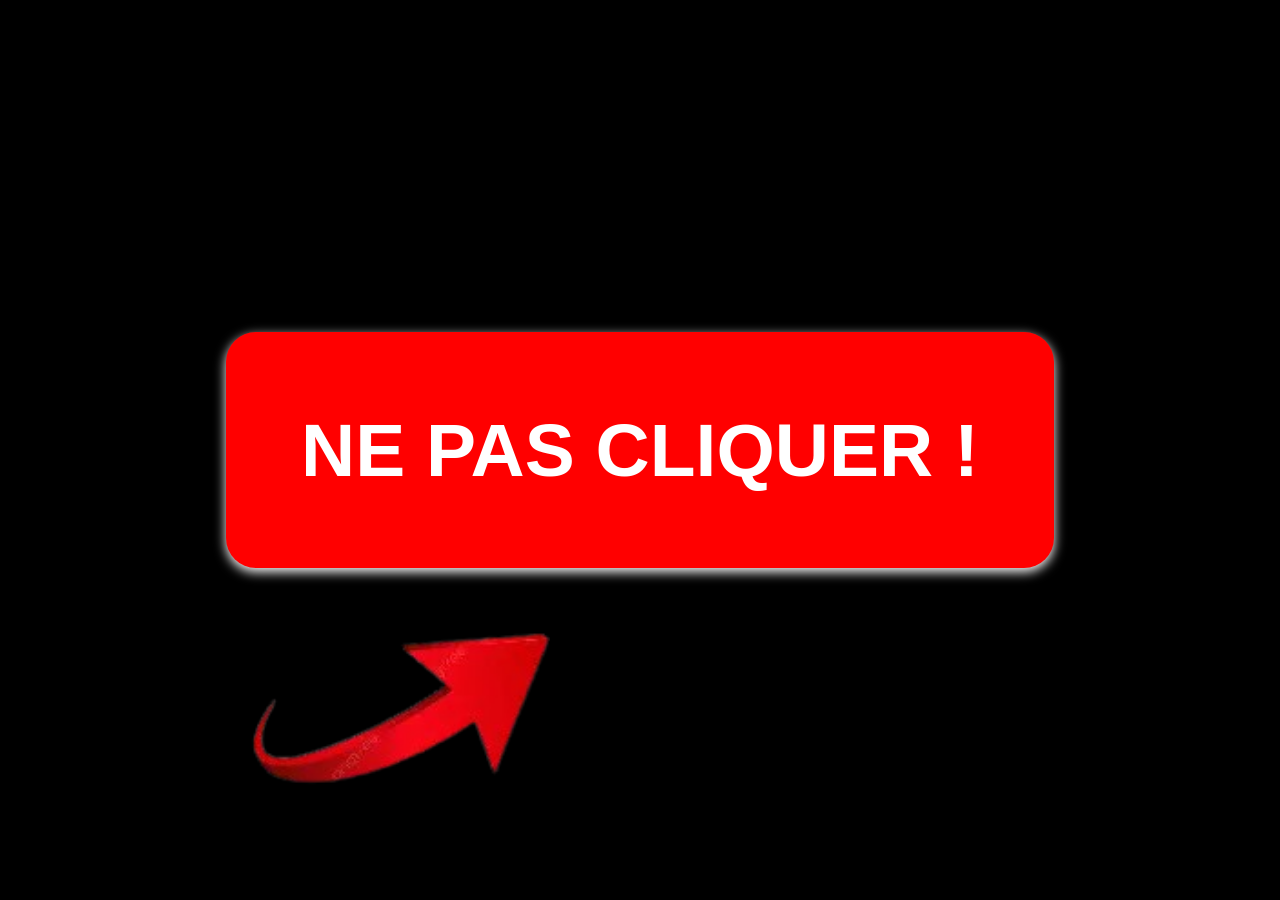
<file: Site-1-re-ann-e-demonstration-Pr-sentation_finale/index.html>
<!DOCTYPE html>
<html lang="en">
<head>
    <meta charset="UTF-8">
    <meta name="viewport" content="width=device-width, initial-scale=1.0">

    <title>Jumpscare</title>
    <link rel="stylesheet" href="jumpscare.css">
</head>
<body>


    <div id="start">
        <h1>NE PAS CLIQUER !</h1><br>
        <img src="image/fleche.png">
        <img src="image/fleche2.png" class="flechedeux">
    </div>

    <video id="jumpscare" src="Vidéos/vido.mp4"></video>

    <script src="jumpscare.js"></script>


    <title>Jumpscare surprise</title>
    <link rel="stylesheet" href="jumpscare.css">
    <link rel="icon" type="image/png" href="image/petitlogo.png">
</head>
<script src="jumpscare.js"></script>
</body>
</html>
</file>
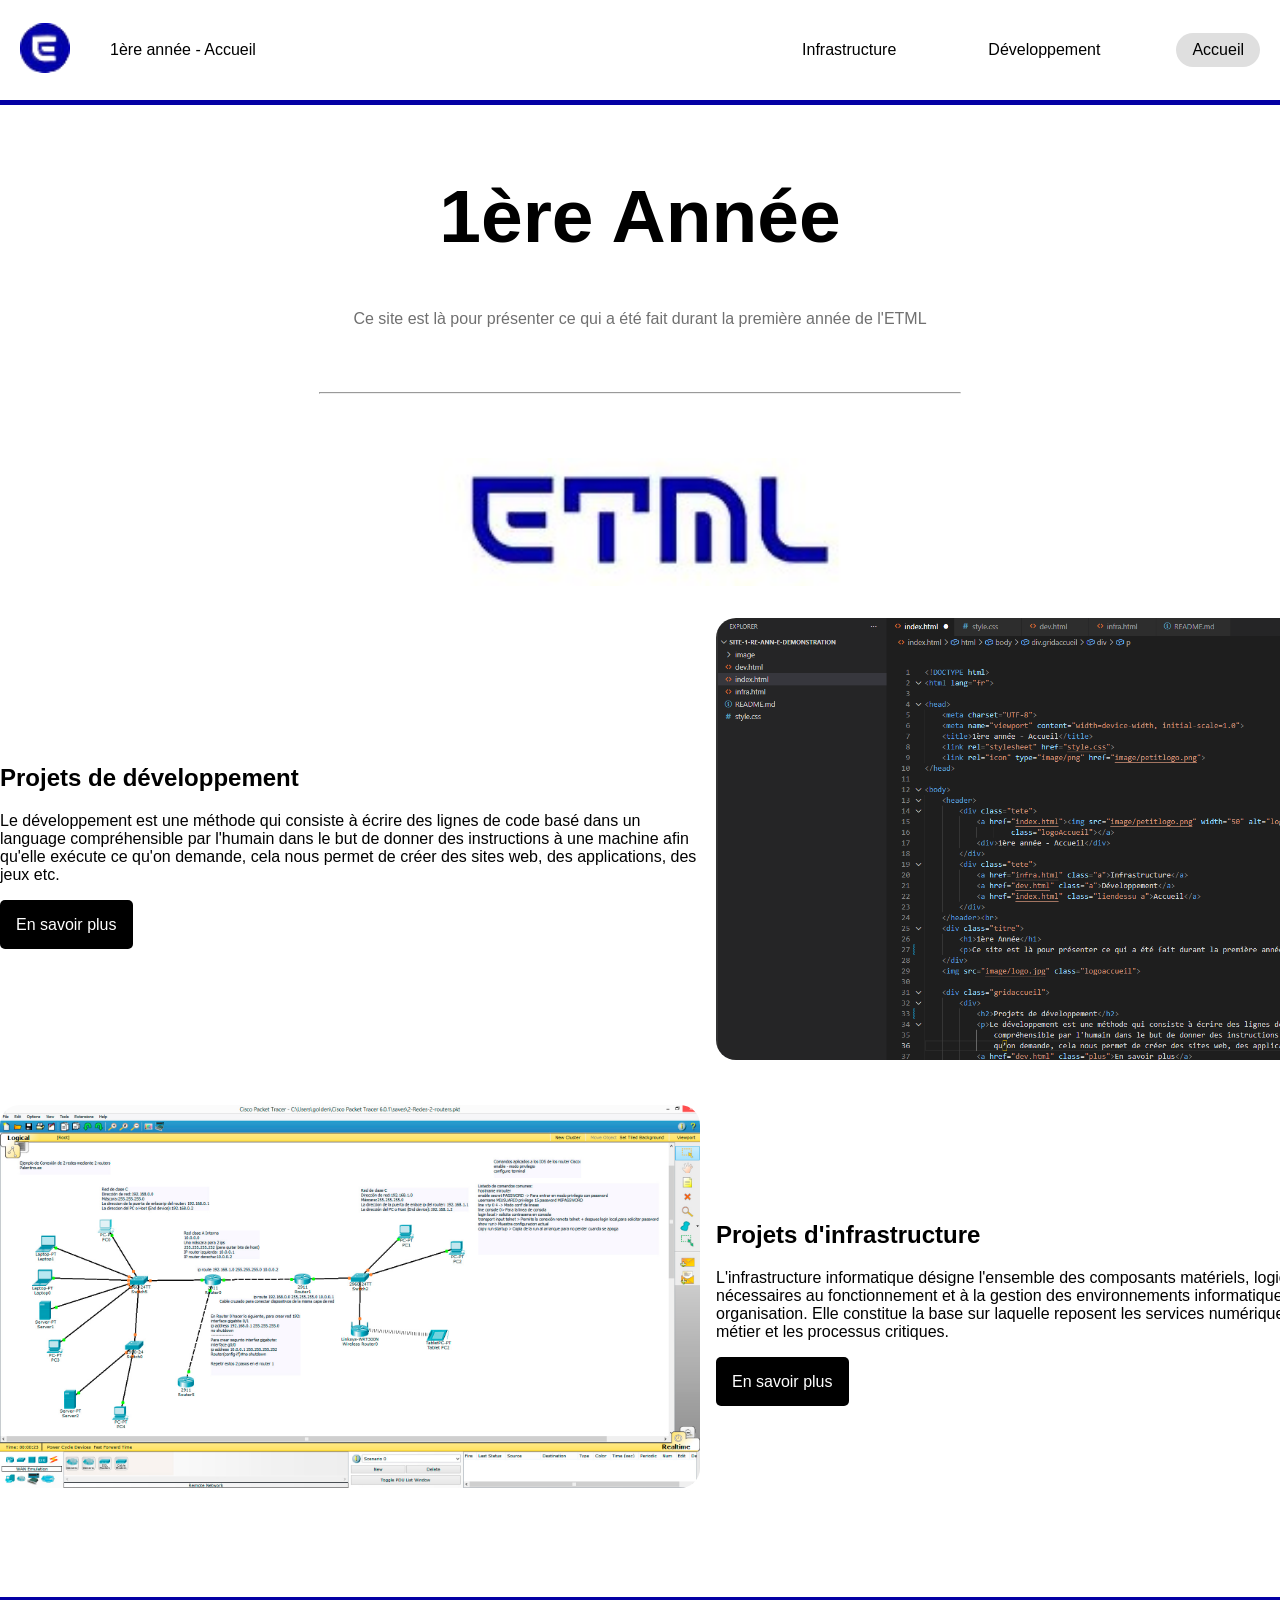
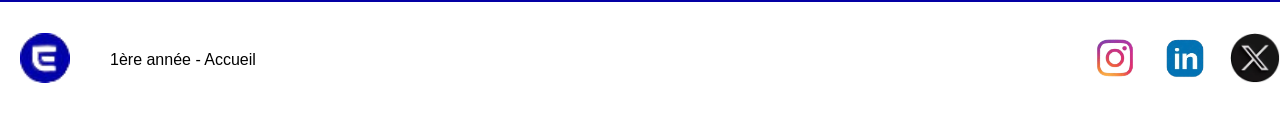
<file: Site-1-re-ann-e-demonstration-Pr-sentation_finale/accueil.html>
<!DOCTYPE html>
<html lang="fr">

<head>
    <meta charset="UTF-8">
    <meta name="viewport" content="width=device-width, initial-scale=1.0">
    <title>1ère année - Accueil</title>
    <link rel="stylesheet" href="style.css">
    <link rel="icon" type="image/png" href="image/petitlogo.png">
</head>

<body>
    <header>
        <div class="tete">
            <a href="accueil.html"><img src="image/petitlogo.png" width="50" alt="logo" title="logo"
                    class="logoAccueil"></a>
            <div>1ère année - Accueil</div>
        </div>
        <div class="tete">
            <a href="infra.html" class="a">Infrastructure</a>
            <a href="dev.html" class="a">Développement</a>
            <a href="accueil.html" class="liendessu a">Accueil</a>
        </div>
    </header><br>
    <div class="titre">
        <h1>1ère Année</h1>
        <p>Ce site est là pour présenter ce qui a été fait durant la première année de l'ETML</p>
    </div>
    <hr class="petit">
    <img src="image/logo.jpg" class="logoaccueil">

    <div class="gridaccueil">
        <div>
            <h2>Projets de développement</h2>
            <p>Le développement est une méthode qui consiste à écrire des lignes de code basé dans un language
                compréhensible par l'humain dans le but de donner des instructions à une machine afin qu'elle exécute ce
                qu'on demande, cela nous permet de créer des sites web, des applications, des jeux etc.</p>
            <a href="dev.html" class="plus">En savoir plus</a>
        </div>
        <img src="image/imagecode.png" class="droite">
        <img src="image/cisco.png" class="gauche">
        <div>
            <h2>Projets d'infrastructure</h2>
            <p>L'infrastructure informatique désigne l'ensemble des composants matériels, logiciels et
                réseaux nécessaires au fonctionnement et à la gestion des environnements informatiques d'une
                organisation. Elle constitue la base sur laquelle reposent les services numériques, les applications
                métier et les processus critiques.</p>
            <a href="infra.html" class="plus">En savoir plus</a>
        </div>
    </div>
    <footer>
        <div class="fin">
            <a href="accueil.html"><img src="image/petitlogo.png" width="50" alt="logo" title="logo"
                    class="logoAccueil"></a>
            <div>1ère année - Accueil</div>
        </div>
        <div class="fin">
            <a href="https://www.instagram.com/etmlausanne/" target="_blank"><img src="image/insta.png"
                    class="logo"></a>
            <a href="https://www.linkedin.com/school/etml-lausanne/" target="_blank"><img src="image/linkedin.png"
                    class="logo"></a>
            <a href="https://x.com/etml_lausanne" target="_blank"><img src="image/twitter.webp" class="logo"></a>
        </div>
    </footer><br>
<script src="inactivite.js"></script>
</body>

</html>
</file>
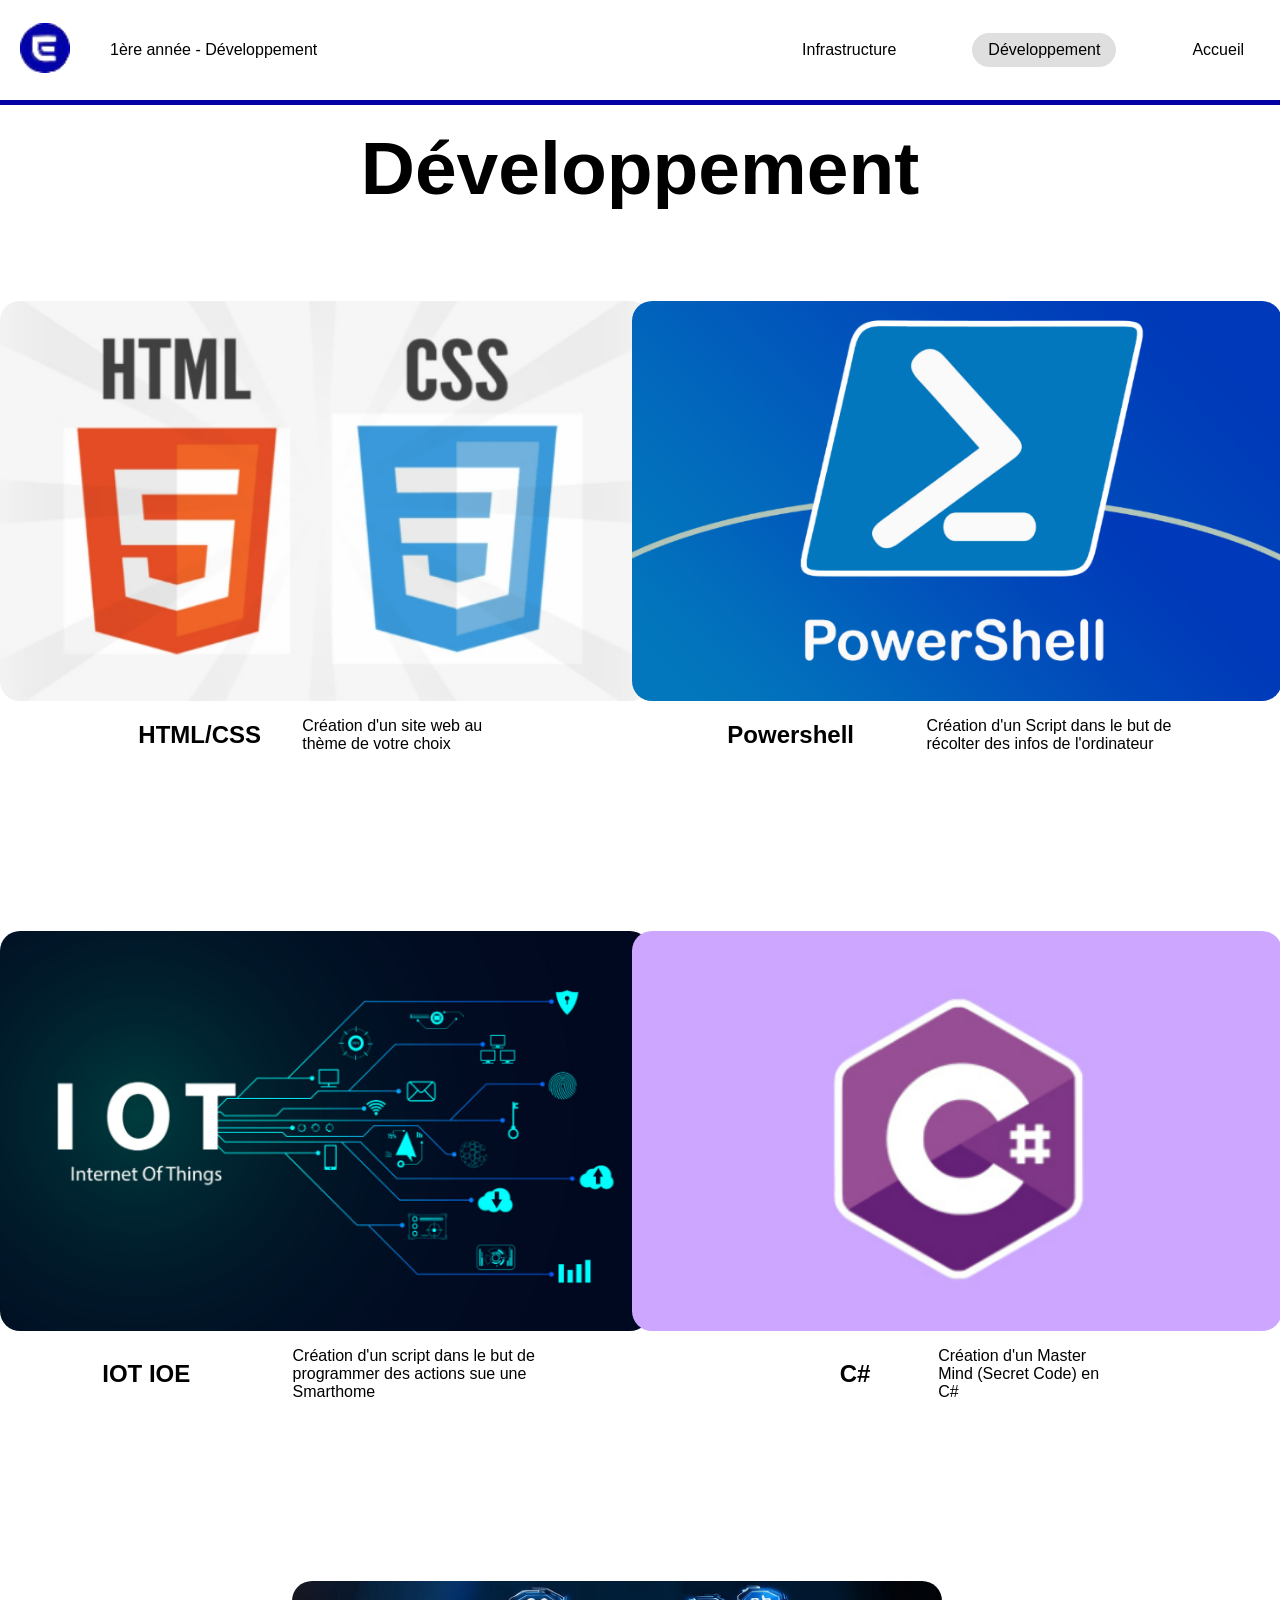
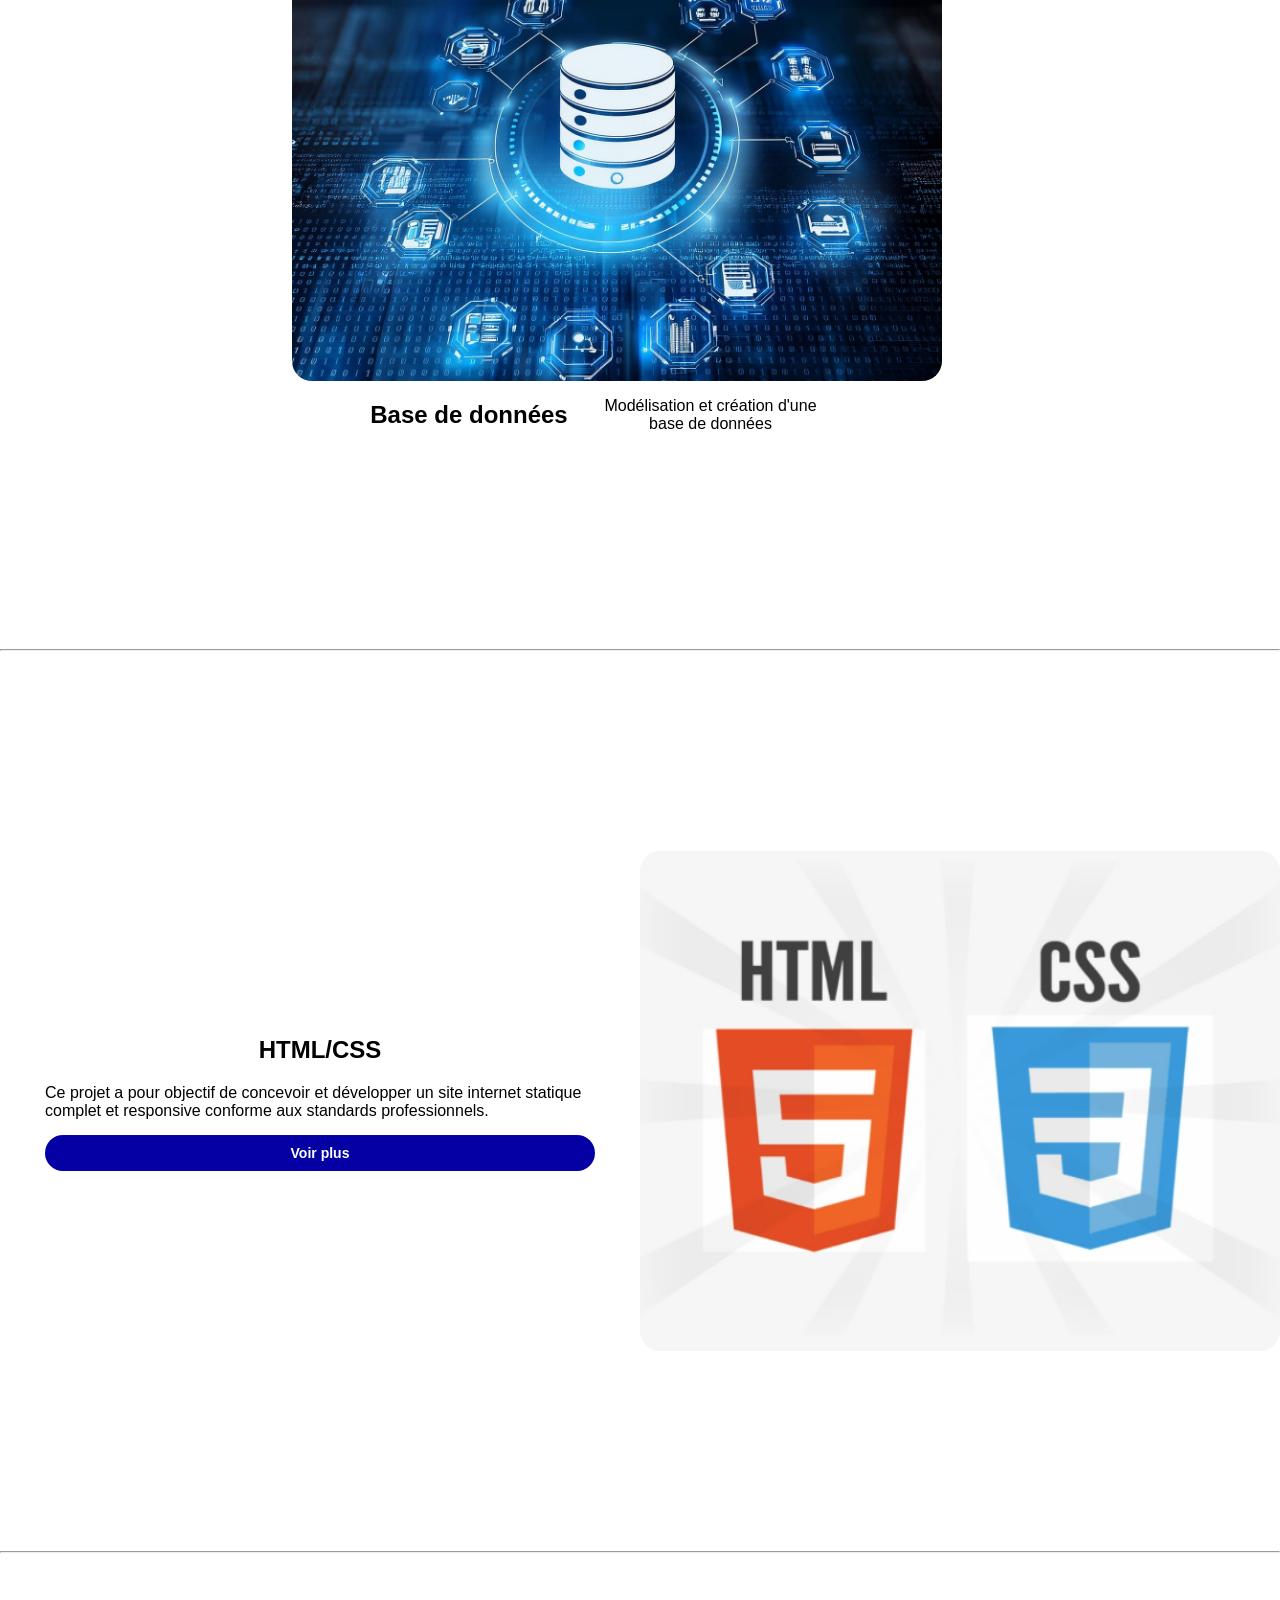
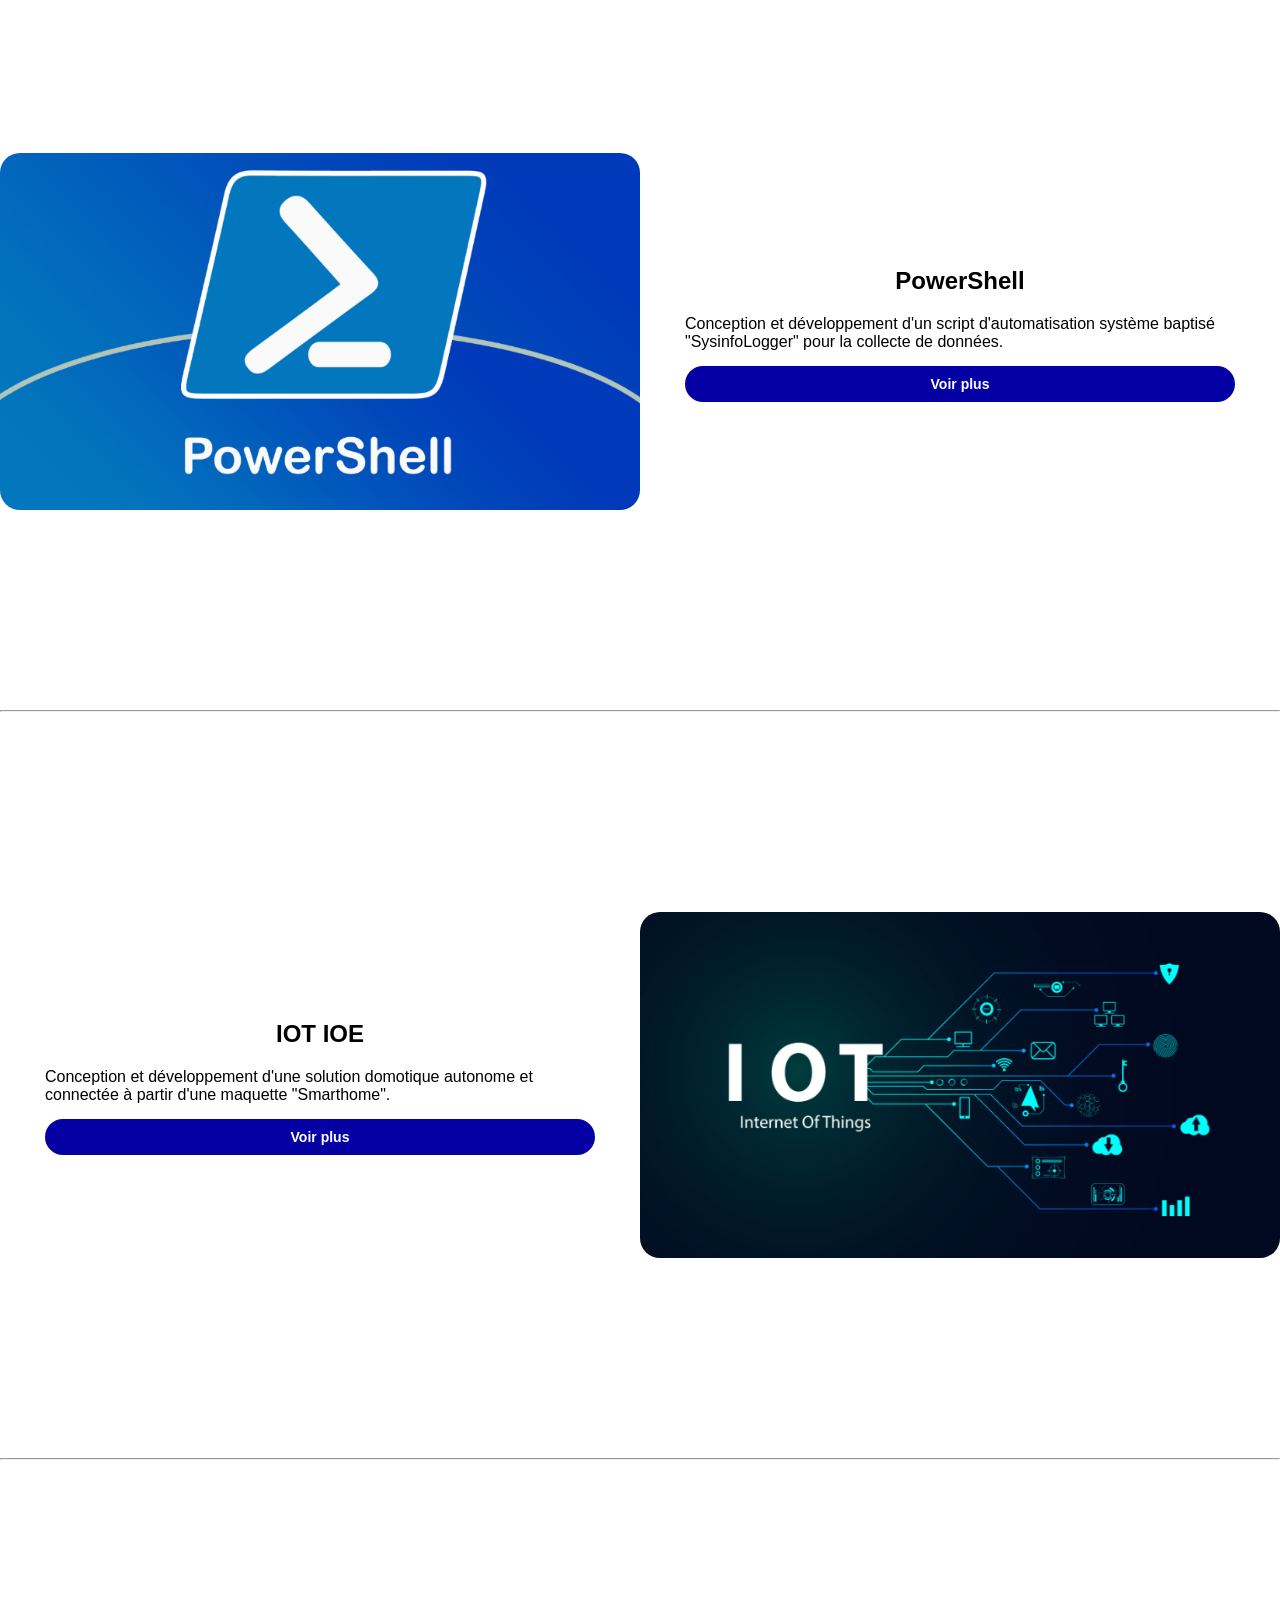
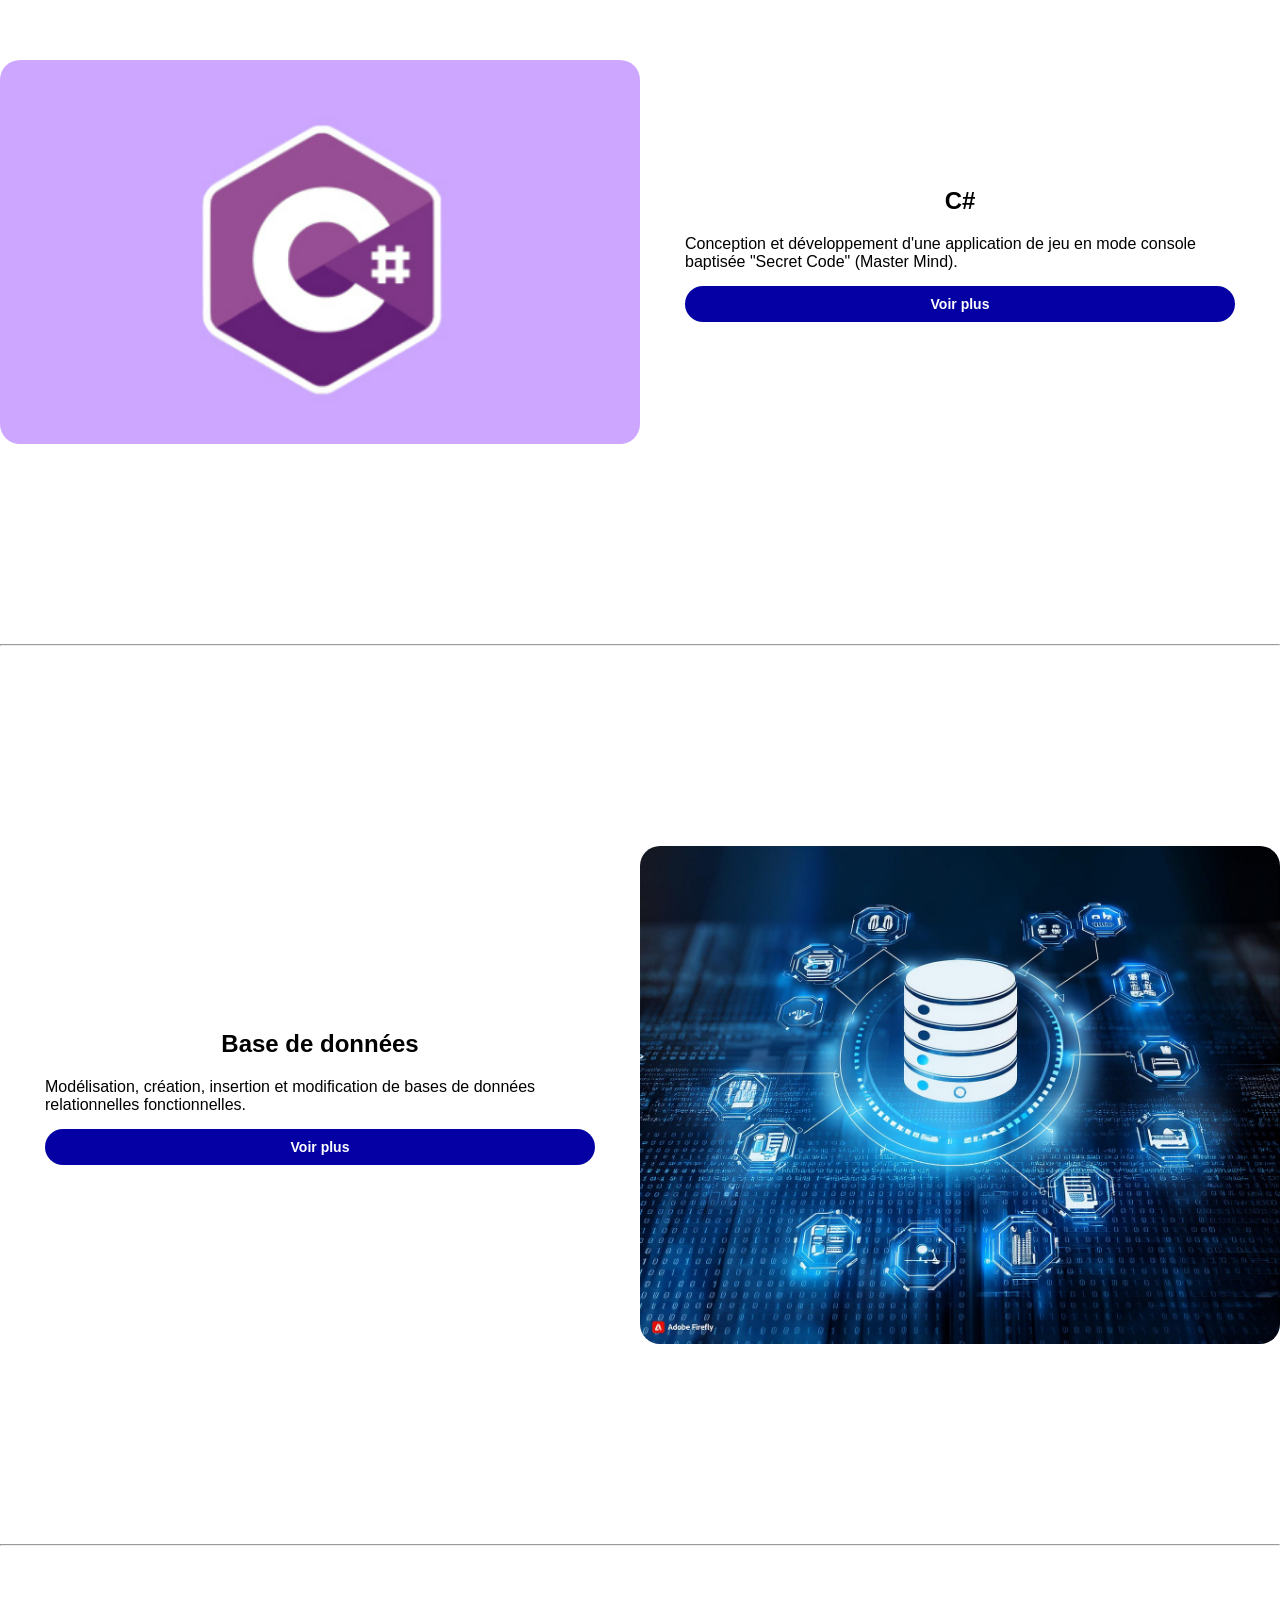
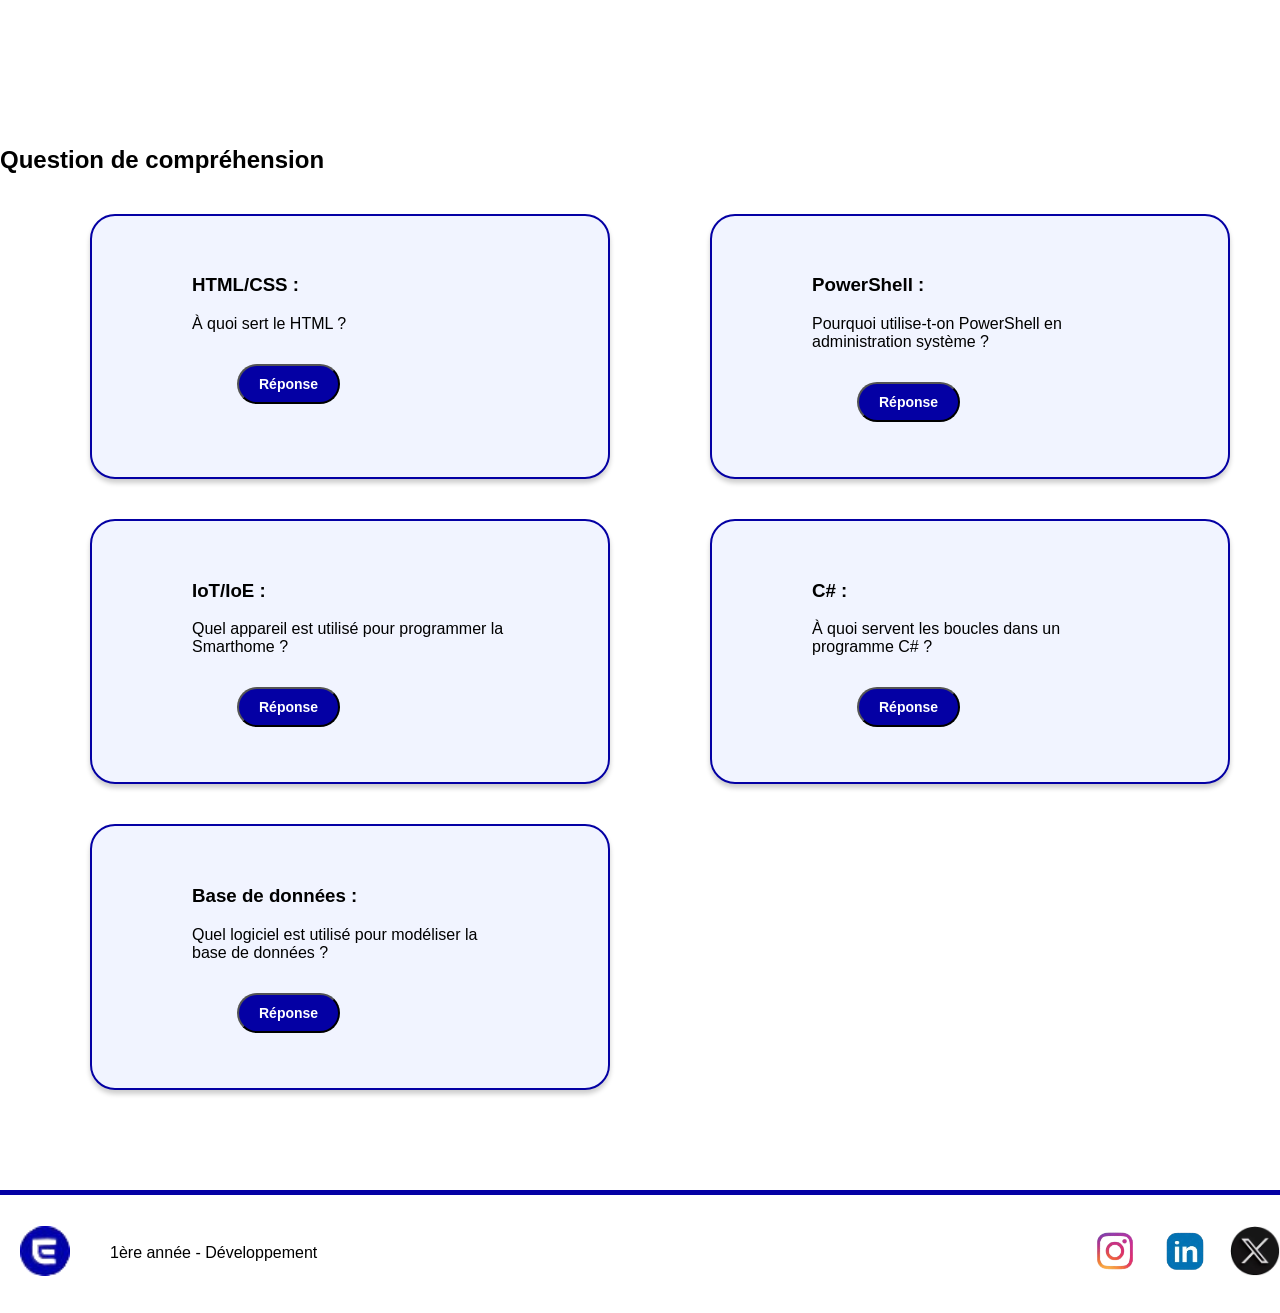
<file: Site-1-re-ann-e-demonstration-Pr-sentation_finale/dev.html>
<!DOCTYPE html>
<html lang="fr">

<head>
    <meta charset="UTF-8">
    <meta name="viewport" content="width=device-width, initial-scale=1.0">
    <title>1ère année - Développement</title>
    <link rel="stylesheet" href="style.css">
    <link rel="icon" type="image/png" href="image/petitlogo.png">
</head>

<body>
    <header>
        <div class="tete">
            <a href="accueil.html"><img src="image/petitlogo.png" width="50" alt="logo" title="logo"
                    class="logoAccueil"></a>
            <div>1ère année - Développement</div>
        </div>
        <div class="tete">
            <a href="infra.html" class="a">Infrastructure</a>
            <a href="dev.html" class="liendessu a">Développement</a>
            <a href="accueil.html" class="a">Accueil</a>
        </div>
    </header>

    <section>
        <h1 class="title">Développement</h1>
        <article class="container">
            <a href="#HTML" class="no_decoration">
                <div class="grid-item">
                    <img src="image/HTML-CSS.png" alt="Image de présentation" class="sp2">
                    <div class="text">
                        <h2>HTML/CSS</h2>
                        <p>Création d'un site web au thème de votre choix</p>
                    </div>
                </div>
            </a>
            <a href="#PowerShell" class="no_decoration">
                <div class="grid-item">
                    <img src="image/PowerShell.png" alt="Image de présentation" class="sp2">
                    <div class="text">
                        <h2>Powershell</h2>
                        <p>Création d'un Script dans le but de récolter des infos de l'ordinateur</p>
                    </div>
                </div>
            </a>
            <a href="#IOT" class="no_decoration">
                <div class="grid-item">
                    <img src="image/IOT.png" alt="Image de présentation" class="sp2">
                    <div class="text">
                        <h2>IOT IOE</h2>
                        <p>Création d'un script dans le but de programmer des actions sue une Smarthome</p>
                    </div>
                </div>
            </a>
            <a href="#C_Sharp" class="no_decoration">
                <div class="grid-item">
                    <img src="image/C_sharp.png" alt="Image de présentation" class="sp2">
                    <div class="text">
                        <h2 class="center">C#</h2>
                        <p>Création d'un Master Mind (Secret Code) en C#</p>
                    </div>
                </div>
            </a>

            <a href="#Database" class="no_decoration grid-item_center">
                <div class="grid-item">
                    <img src="image/DataBase.jpg" alt="Image de présentation" class="sp2">
                    <div class="text">
                        <h2 class="center">Base de données</h2>
                        <p>Modélisation et création d'une base de données</p>
                    </div>
                </div>
            </a>
        </article>

        <hr class="big_margin" id="HTML">
        <article class="container2">
            <div class="grid-item-2">
                <div class="text">
                    <h2 class="center">HTML/CSS</h2>
                    <p class="resume">Ce projet a pour objectif de concevoir et développer un site internet statique
                        complet et responsive conforme aux standards professionnels.</p>

                    <input type="checkbox" id="toggle-html" class="toggle-checkbox">
                    <label for="toggle-html" class="btn-toggle"></label>

                    <div class="texte-complet">
                        <p>L'objectif est de comprendre les mécanismes fondamentaux du design d'interface, de la
                            structuration de contenu et de la mise en page responsive, afin de pouvoir réaliser un site
                            web moderne, ergonomique et conforme aux standards professionnels du marché.</p>
                        <br>
                        <p>Au cours du projet, nous préparons d'abord la phase de conception en réalisant des maquettes
                            et des wireframes à l'aide d'outils comme Figma ou Canvas. Nous développons ensuite
                            l'architecture des pages en utilisant le langage HTML5 pour le contenu, puis nous gérons
                            l'aspect visuel et l'interactivité graphique grâce aux feuilles de style CSS3. Nous veillons
                            à ce que l'interface soit entièrement adaptative (responsive) afin de garantir une
                            navigation fluide tant sur ordinateur que sur smartphone. Enfin, nous assurons la qualité
                            technique du code en vérifiant sa conformité aux normes du W3C et en appliquant les règles
                            de qualité web d'Opquast, avant de déployer le site final sur l'infrastructure
                            d'hébergement.</p>
                        <br>
                        <p>Une attention particulière est portée à la rigueur du code source, au suivi des versions via
                            GitHub, ainsi qu'à la documentation à travers la tenue d'un journal de travail individuel.
                            Ce projet permet ainsi de développer une vision complète et structurée de la création de
                            sites web professionnels, de la phase de prototypage jusqu'à la mise en ligne.</p>
                    </div>
                </div>
                <img src="image/HTML-CSS.png" alt="Image présentation HTML/CSS" class="droite">
            </div>
        </article>

        <hr class="big_margin" id="PowerShell">
        <article class="container2">
            <div class="grid-item-2">
                <img src="image/PowerShell.png" alt="Image présentation HTML/CSS" class="gauche">
                <div class="text">
                    <h2 class="center">PowerShell</h2>
                    <p class="resume">Conception et développement d'un script d'automatisation système baptisé
                        "SysinfoLogger" pour la collecte de données.</p>

                    <input type="checkbox" id="toggle-power" class="toggle-checkbox">
                    <label for="toggle-power" class="btn-toggle"></label>

                    <div class="texte-complet">
                        <p>L'objectif est de comprendre les mécanismes fondamentaux de la programmation de scripts et de
                            la collecte de données système, afin de pouvoir automatiser des tâches de surveillance et
                            d'administration dans un environnement informatique professionnel.</p>
                        <br>
                        <p>Au cours du projet, nous préparons d'abord la phase d'analyse sur la base d'un cahier des
                            charges pour planifier le développement sur plusieurs semaines. Nous développons ensuite le
                            script par étapes logiques en intégrant des structures de contrôle, des variables et des
                            fonctions pour interroger le système et extraire des informations clés (comme l'utilisation
                            des ressources ou l'état de la machine). Nous veillent à ce que le script structure
                            correctement ces données dans un fichier de journalisation (log) exploitable. Enfin, nous
                            assurons la qualité et la robustesse du code à travers une phase de fiabilisation et de
                            remédiation, avant de livrer l'outil fonctionnel et de réaliser une démonstration technique
                            devant la classe.</p>
                        <br>
                        <p>Une attention particulière est portée au travail en équipe (par groupes de deux), au respect
                            des échéances de livraison, ainsi qu'à la documentation rigoureuse des scripts et à
                            l'auto-évaluation de sa démarche. Ce projet permet ainsi de développer une vision complète
                            et structurée de l'automatisation système, de la phase de planification jusqu'à la mise en
                            production et la présentation des résultats.</p>
                    </div>
                </div>
            </div>
        </article>

        <hr class="big_margin" id="IOT">
        <article class="container2">
            <div class="grid-item-2">
                <div class="text">
                    <h2 class="center">IOT IOE</h2>
                    <p class="resume">Conception et développement d'une solution domotique autonome et connectée à
                        partir d'une maquette "Smarthome".</p>

                    <input type="checkbox" id="toggle-iot" class="toggle-checkbox">
                    <label for="toggle-iot" class="btn-toggle"></label>

                    <div class="texte-complet">
                        <p>L'objectif est de comprendre le fonctionnement des capteurs et des actionneurs, ainsi que les
                            principes de la programmation sur microcontrôleur Arduino, afin de pouvoir conceptualiser et
                            matérialiser des scénarios d'automatisation intelligents.</p>
                        <br>
                        <p>Au cours du projet, nous préparons d'abord la phase d'analyse en imaginant un scénario
                            domotique complet qui intègre au moins trois situations distinctes de la vie quotidienne
                            (comme le déclenchement d'une ventilation selon la température ou la gestion de
                            l'éclairage). Nous développons ensuite la solution technique en câblant différents modules
                            (capteurs de mouvement, cellules photoélectriques, afficheurs LCD, servomoteurs) et en
                            écrivant le code nécessaire pour traiter les données de l'environnement. Nous veillent à ce
                            que le système réagisse de manière totalement autonome et fiable. Enfin, nous assurons la
                            qualité de la réalisation en effectuant une série de tests rigoureux et en consignant les
                            mesures correctives dans un tableau de validation.</p>
                        <br>
                        <p>Une attention particulière est portée à la rédaction d'un rapport technique clair et
                            structuré, à la planification rigoureuse des livrables, ainsi qu'à la formulation d'un bilan
                            personnel sur le travail accompli. Ce projet permet ainsi de développer une vision complète
                            et concrète de la domotique et de l'ingénierie des systèmes embarqués, de la définition des
                            besoins jusqu'à la démonstration d'un prototype fonctionnel.</p>
                    </div>
                </div>
                <img src="image/IOT.png" alt="Image présentation HTML/CSS" class="droite">
            </div>
        </article>

        <hr class="big_margin" id="C_Sharp">
        <article class="container2">
            <div class="grid-item-2">
                <img src="image/C_sharp.png" alt="Image présentation HTML/CSS" class="gauche">
                <div class="text">
                    <h2 class="center">C#</h2>
                    <p class="resume">Conception et développement d'une application de jeu en mode console baptisée
                        "Secret Code" (Master Mind).</p>

                    <input type="checkbox" id="toggle-csharp" class="toggle-checkbox">
                    <label for="toggle-csharp" class="btn-toggle"></label>

                    <div class="texte-complet">
                        <p>L'objectif est de comprendre les mécanismes fondamentaux de la logique algorithmique, du
                            typage de données et de la structuration du code, afin de pouvoir réaliser un programme
                            robuste, sans bogues et conforme aux bonnes pratiques de développement.</p>
                        <br>
                        <p>Au cours du projet, nous préparons d'abord la phase d'analyse sur la base d'une planification
                            rigoureuse découpée en huit séquences distinctes. Nous développons ensuite le jeu par étapes
                            logiques en utilisant le langage C#, en intégrant des structures conditionnelles, des
                            boucles itératives, des tableaux pour stocker les tentatives, ainsi que des méthodes et
                            constantes pour rendre le code propre et réutilisable. Nous veillent à ce que le programme
                            gère dynamiquement la mémoire, colore l'interface pour guider l'utilisateur, et traite
                            efficacement les erreurs de saisie à travers différents niveaux de difficulté. Enfin, nous
                            assurons la qualité et l'optimisation de l'application à chaque étape en corrigeant les
                            bogues identifiés lors des évaluations formatives menées par l'enseignant.</p>
                        <br>
                        <p>Une attention particulière est portée à la lisibilité du code source (comme l'absence
                            d'accents dans les variables et le bon usage des structures de contrôle), ainsi qu'à la
                            capacité d'expliquer et de défendre ses choix d'implémentation. Ce projet permet ainsi de
                            développer une vision complète et structurée de la programmation logicielle, de la gestion
                            des structures de données de base jusqu'à la livraison d'un exécutable fonctionnel et
                            optimisé.</p>
                    </div>
                </div>
            </div>
        </article>

        <hr class="big_margin" id="Database">
        <article class="container2">
            <div class="grid-item-2">
                <div class="text">
                    <h2 class="center">Base de données</h2>
                    <p class="resume">Modélisation, création, insertion et modification de bases de données
                        relationnelles fonctionnelles.</p>
                    <input type="checkbox" id="toggle-db" class="toggle-checkbox">
                    <label for="toggle-db" class="btn-toggle"></label>

                    <div class="texte-complet">
                        <p>L'Objectif est de comprendre les principes fondamentaux des bases de données et de savoir
                            s'en occuper.</p>
                        <br>
                        <p>Au cours du projet, nous suivons une suite d'exercices commençant par modéliser les bases de
                            données grâce au logiciel Looping, puis en la créant réellement et pour finir par y rajouter
                            des données et les vérifier grâce aux commandes select et modifier les données erronées.
                            Pour à la fin pouvoir avoir une base de données fonctionnelle.</p>
                        <br>
                        <p>Une attention particulière est mise sur la cohérence des données et de la structure de la
                            base de donnée pour ne pas avoir besoin de la changer.</p>
                    </div>
                </div>
                <img src="image/DataBase.jpg" alt="Image présentation Base de données" class="droite">
            </div>
        </article>

    </section>
    <section>
        <hr class="big_margin">
        <h2>Question de compréhension</h2>
        <ol>
            <div class="questions">
            <li class="question">
                <h3>HTML/CSS :</h3>
                <p>À quoi sert le HTML ?</p>
                <button class="rep">Réponse</button>
                <p class="reponse">À structurer une page web.</p>
            </li>
            <li class="question">
                <h3>PowerShell :</h3>
                <p>Pourquoi utilise-t-on PowerShell en administration système ?</p>
                <button class="rep">Réponse</button>
                <p class="reponse">Pour automatiser des tâches.</p>
            </li>
            <li class="question">
                <h3>IoT/IoE :</h3>
                <p>Quel appareil est utilisé pour programmer la Smarthome ?</p>
                <button class="rep">Réponse</button>
                <p class="reponse">Un Arduino.</p>
            </li>
            <li class="question">
                <h3>C# :</h3>
                <p>À quoi servent les boucles dans un programme C# ?</p>
                <button class="rep">Réponse</button>
                <p class="reponse">À répéter des instructions.</p>
            </li>
            <li class="question">
                <h3>Base de données :</h3>
                <p>Quel logiciel est utilisé pour modéliser la base de données ?</p>
                <button class="rep">Réponse</button>
                <p class="reponse">Looping.</p>
            </li></div>
        </ol>

        <footer>
            <div class="fin">
                <a href="accueil.html"><img src="image/petitlogo.png" width="50" alt="logo" title="logo"
                        class="logoAccueil"></a>
                <div>1ère année - Développement</div>
            </div>
            <div class="fin">
                <a href="https://www.instagram.com/etmlausanne/" target="_blank"><img src="image/insta.png"
                        class="logo"></a>
                <a href="https://www.linkedin.com/school/etml-lausanne/" target="_blank"><img src="image/linkedin.png"
                        class="logo"></a>
                <a href="https://x.com/etml_lausanne" target="_blank"><img src="image/twitter.webp" class="logo"></a>
            </div>
        </footer><br>
        <script src="inactivite.js"></script>

</body>

</html>
</file>
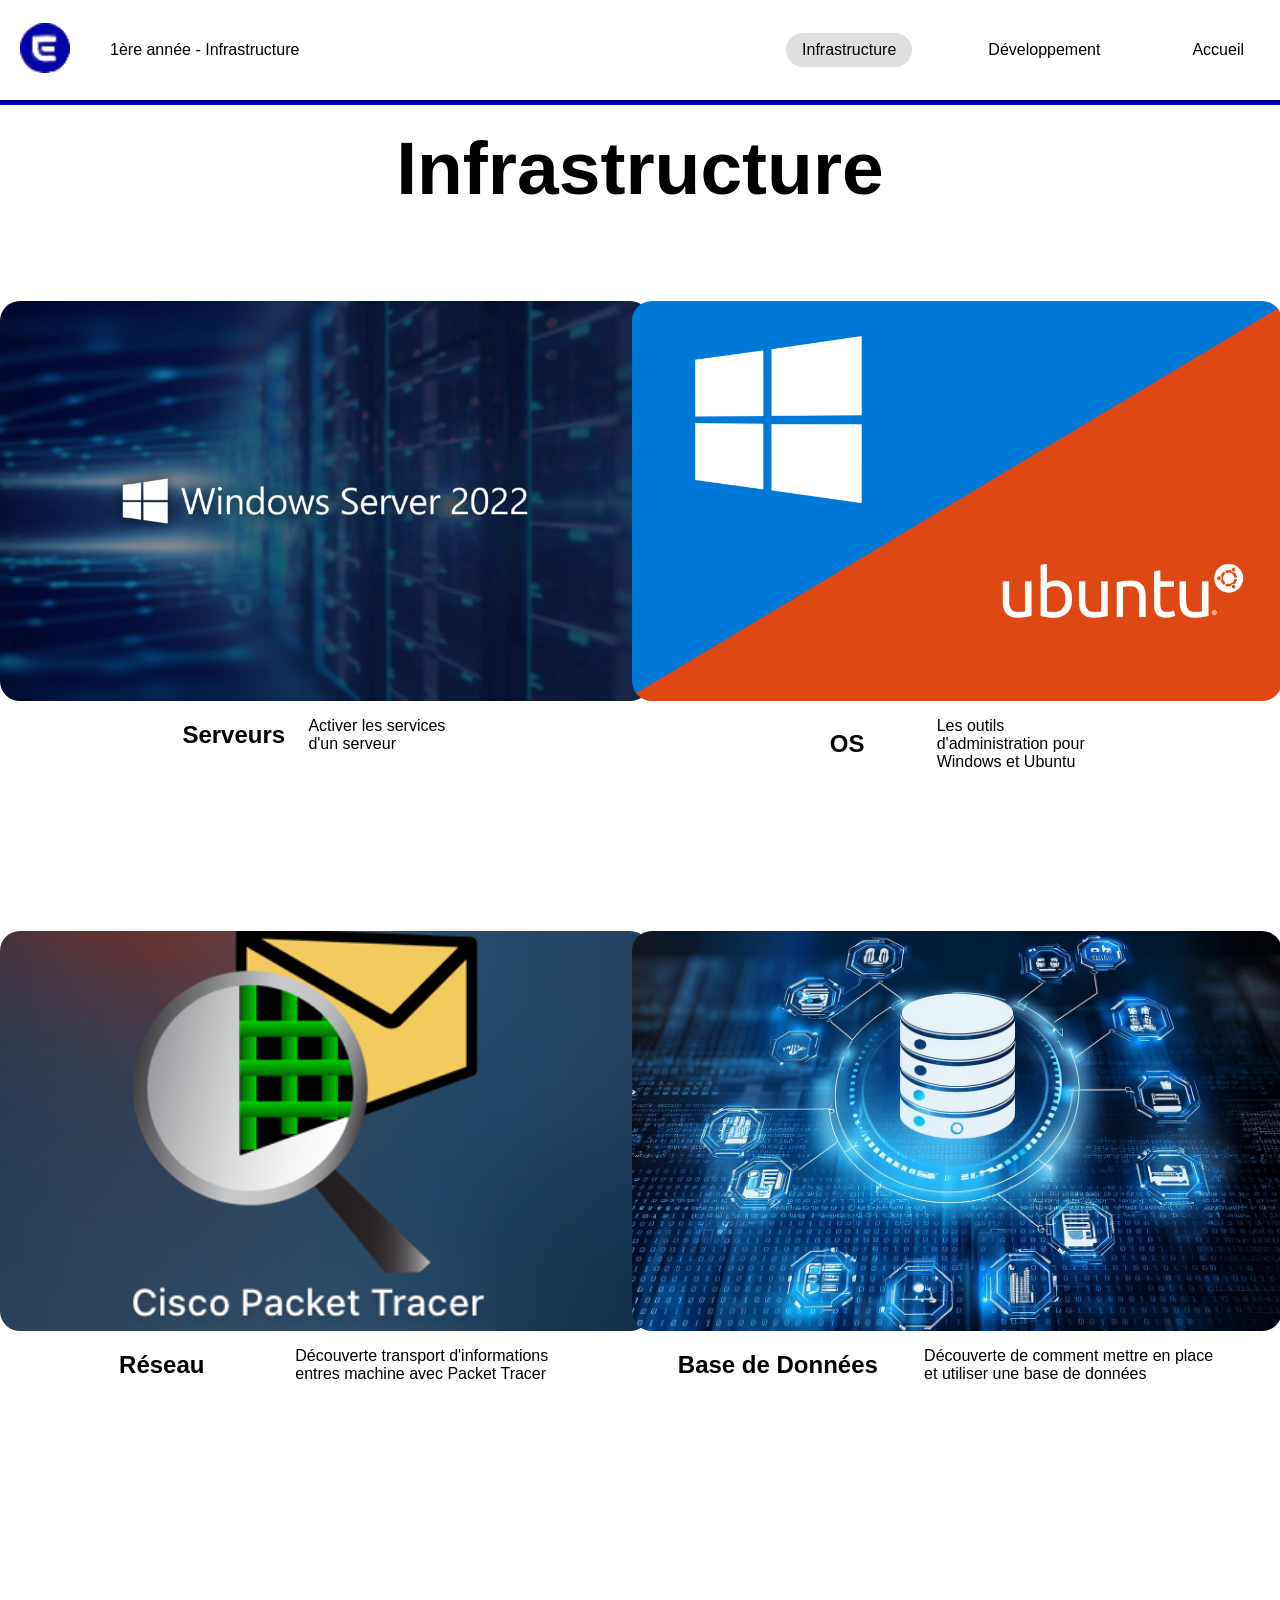
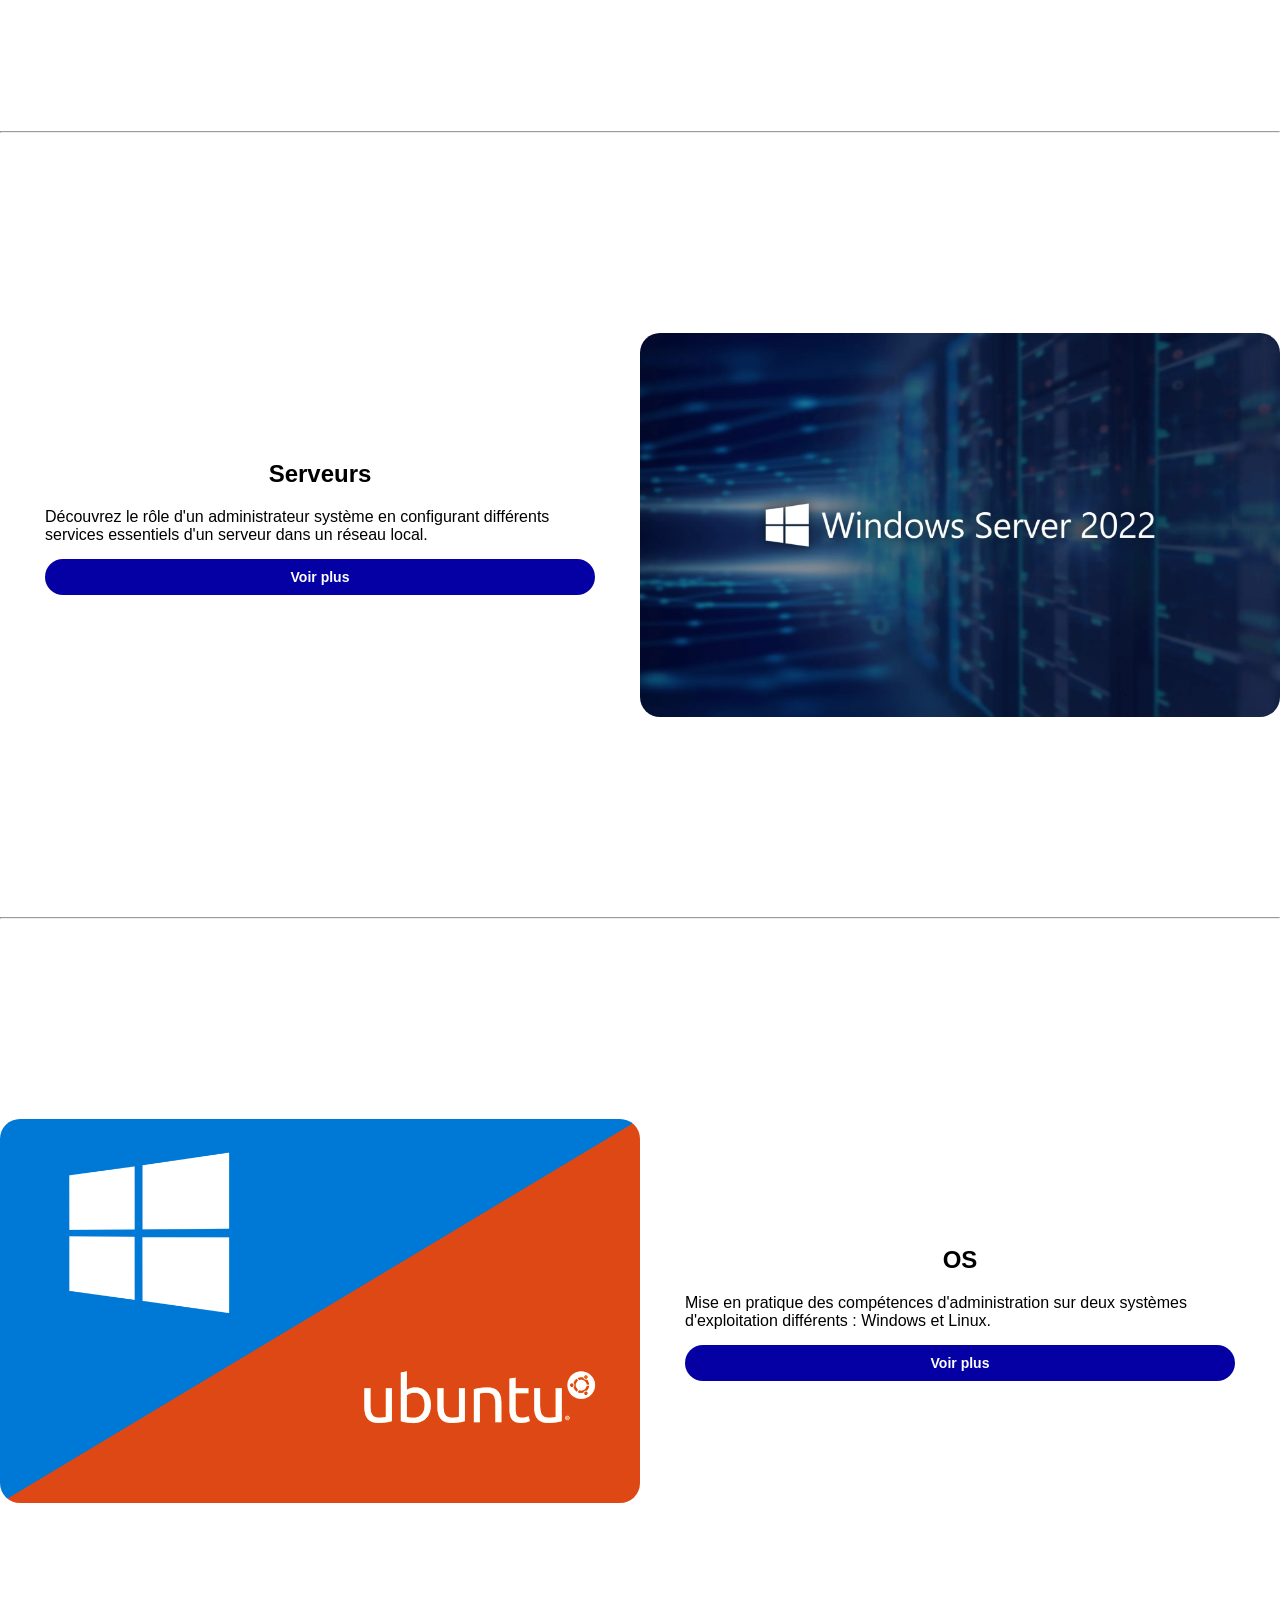
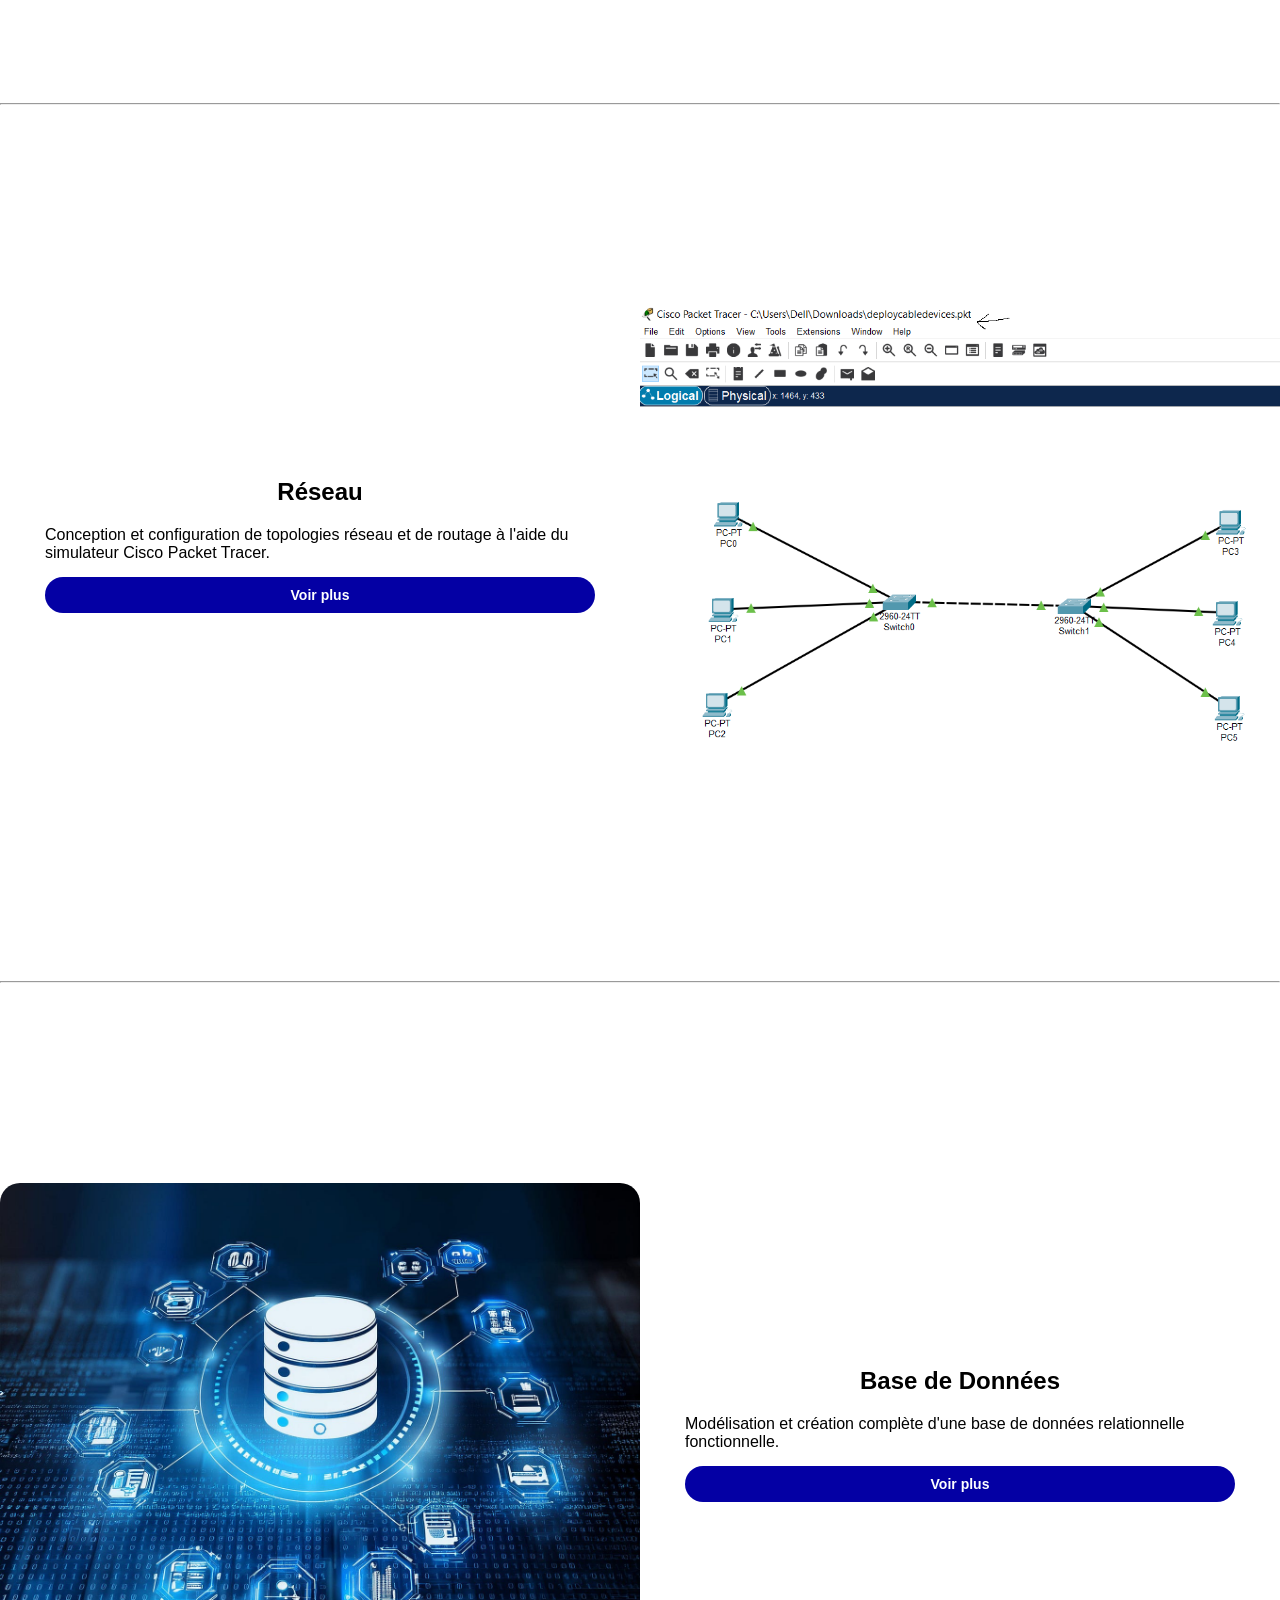
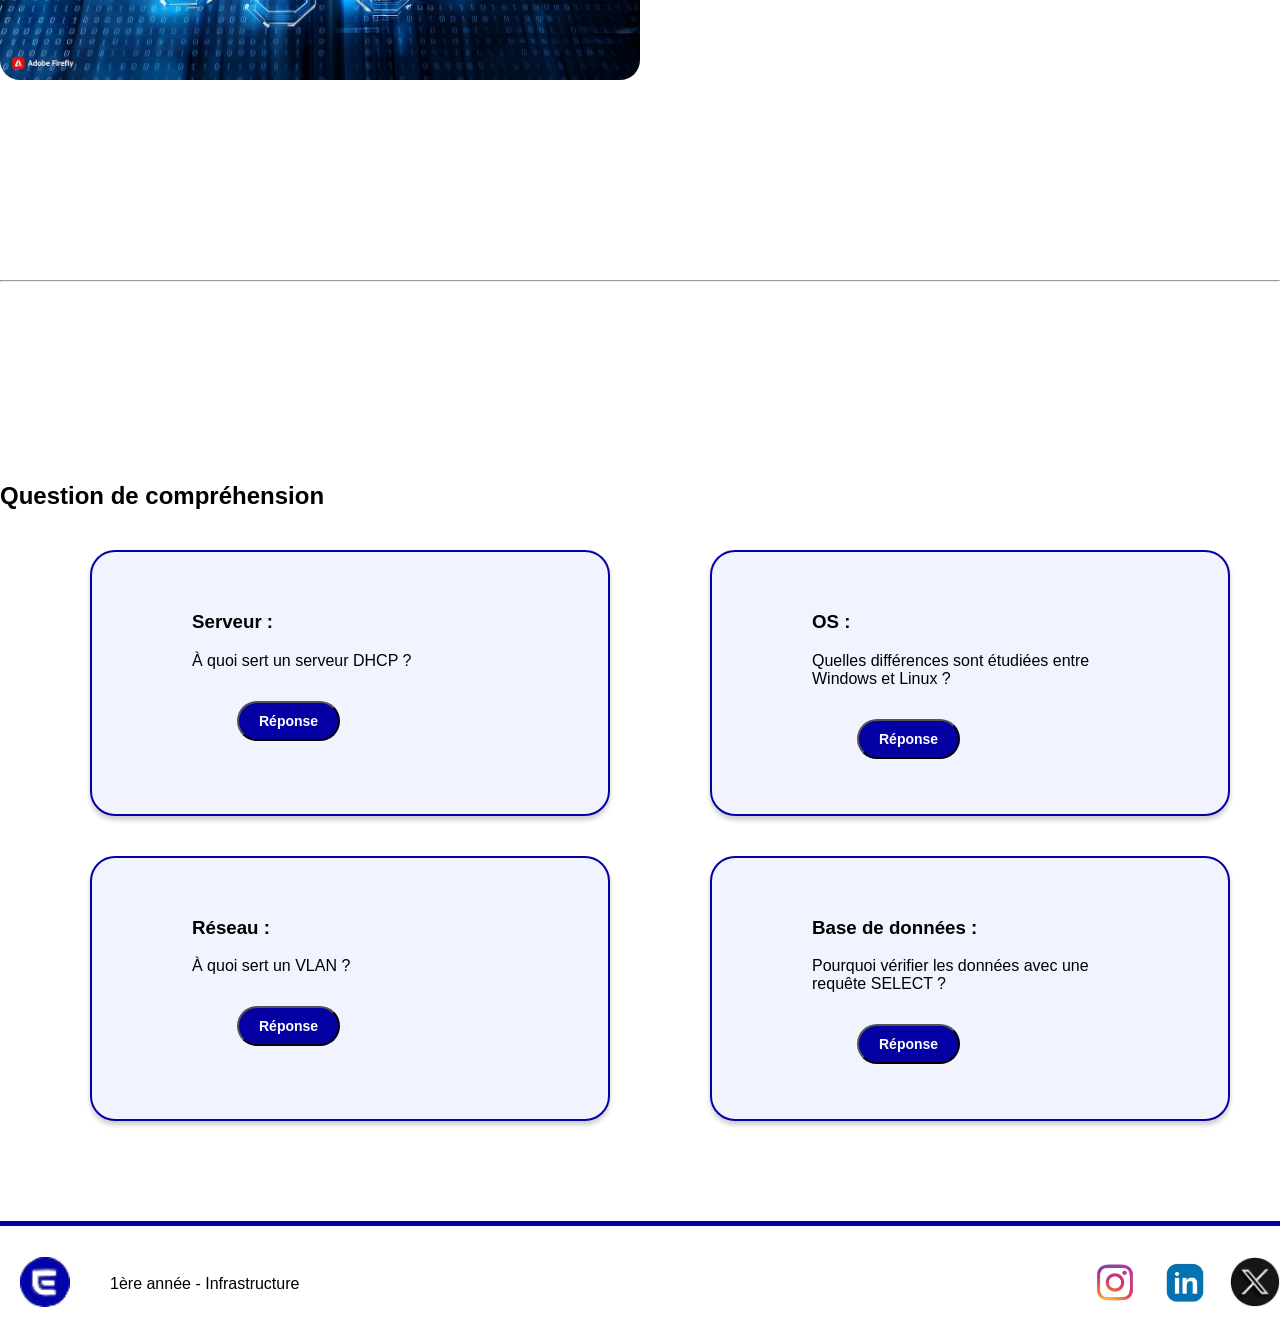
<file: Site-1-re-ann-e-demonstration-Pr-sentation_finale/infra.html>
<!DOCTYPE html>
<html lang="fr">
<head>
    <meta charset="UTF-8">
    <meta name="viewport" content="width=device-width, initial-scale=1.0">
    <title>1ère année - Infrastructure</title>
    <link rel="stylesheet" href="style.css">
    <link rel="icon" type="image/png" href="image/petitlogo.png">
</head>
<body>
    <header>
        <div class="tete">
            <a href="accueil.html"><img src="image/petitlogo.png" width="50" alt="logo" title="logo" class="logoAccueil"></a>
            <div>1ère année - Infrastructure</div>
        </div>
        <div class="tete">
            <a href="infra.html" class="liendessu a">Infrastructure</a>
            <a href="dev.html" class="a">Développement</a>
            <a href="accueil.html" class="a">Accueil</a>
        </div>
    </header>
    
    <section>
        <h1 class="title">Infrastructure</h1>
        <article class="container">
            <a href="#Server" class="no_decoration">
                <div class="grid-item">
                    <img src="image/Windows-Server-2022.png" alt="Image de présentation" class="sp2">
                    <div class="text">
                        <h2>Serveurs</h2>
                        <p>Activer les services d'un serveur </p>
                    </div>
                </div>
            </a>
            <a href="#Ubuntu" class="no_decoration">
                <div class="grid-item">
                    <img src="image/Ubuntu-Vs-Windows-10.png" alt="Image de présentation" class="sp2">
                    <div class="text">
                        <h2>OS</h2>
                        <p>Les outils d'administration pour Windows et Ubuntu</p>
                    </div>
                </div>
            </a>
            <a href="#Cisco" class="no_decoration">
                <div class="grid-item">
                    <img src="image/Cisco-Packet-Tracer-CPT.png" alt="Image de présentation">
                    <div class="text">
                        <h2>Réseau</h2>
                        <p>Découverte transport d'informations entres machine avec Packet Tracer </p>
                    </div>
                </div>
            </a>
            <a href="#php" class="no_decoration">
                <div class="grid-item">
                    <img src="image/DataBase.jpg" alt="Image de présentation">
                    <div class="text">
                        <h2>Base de Données</h2>
                        <p>Découverte de comment mettre en place et utiliser une base de données </p>
                    </div>
                </div>
            </a>
        </article>
        
        <hr class="big_margin" id="Server">
        <article class="container2">
            <div class="grid-item-2">
                <div class="text">
                    <h2 class="center">Serveurs</h2>
                    <p class="resume">Découvrez le rôle d'un administrateur système en configurant différents services essentiels d'un serveur dans un réseau local.</p>
                    
                    <input type="checkbox" id="toggle-server" class="toggle-checkbox">
                    <label for="toggle-server" class="btn-toggle"></label>
                    
                    <div class="texte-complet">
                        <p>Ce projet a pour objectif de découvrir le rôle d'un administrateur système en configurant différents services essentiels d'un serveur dans un réseau local. Nous apprenons à installer, configurer et tester des services tels que DHCP, DNS, le partage de fichiers (File Server) et la gestion des utilisateurs.</p>
                        <br>
                        <p>Au cours du projet, nous mettons en place une infrastructure complète permettant aux postes clients de communiquer correctement avec le serveur. Nous devons également appliquer des mesures de sécurité, gérer les droits d’accès, vérifier le bon fonctionnement des services et documenter l’ensemble de notre travail.</p>
                        <br>
                        <p>Ce module permet de développer des compétences concrètes en administration réseau et en gestion de serveurs, tout en se rapprochant des tâches réalisées par les professionnels de l’informatique en entreprise. Il constitue une excellente introduction au monde du System Management et des infrastructures informatiques.</p>
                    </div>
                </div>
                <img src="image/Windows-Server-2022.png" alt="Image présentation HTML/CSS" class="droite">
            </div>
        </article>

        <hr class="big_margin" id="Ubuntu">
        <article class="container2">
            <div class="grid-item-2">
                <img src="image/Ubuntu-Vs-Windows-10.png" alt="Image présentation HTML/CSS" class="gauche">
                <div class="text">
                    <h2 class="center">OS</h2>
                    <p class="resume">Mise en pratique des compétences d'administration sur deux systèmes d'exploitation différents : Windows et Linux.</p>
                    
                    <input type="checkbox" id="toggle-ubuntu" class="toggle-checkbox">
                    <label for="toggle-ubuntu" class="btn-toggle"></label>
                    
                    <div class="texte-complet">
                        <p>Ce projet a pour objectif de mettre en pratique les compétences acquises dans le module ICT 187 en administrant deux systèmes d'exploitation différents : Windows et Linux. L’objectif est de comprendre les similitudes et les différences entre ces environnements afin de pouvoir réaliser des tâches d’administration sur les deux plateformes.</p>
                        <br>
                        <p>Au cours du projet, nous installons et configurons des machines virtuelles, gérons les disques et les partitions, effectuons les mises à jour des systèmes, installons des logiciels à l’aide des gestionnaires de paquets propres à chaque système et manipulons les utilisateurs, les processus et les permissions. Nous découvrons également la gestion du réseau, les scripts d’automatisation et les outils d’administration utilisés dans le monde professionnel.</p>
                        <br>
                        <p>Une attention particulière est portée à la documentation des manipulations réalisées ainsi qu'à l'analyse des différences entre Windows et Linux, notamment concernant la gestion des fichiers, des droits d’accès et de l’administration système. Ce projet permet ainsi de développer une vision complète de l’administration de postes de travail et de serveurs dans des environnements informatiques variés.</p>
                    </div>
                </div>
            </div>
        </article>

        <hr class="big_margin" id="Cisco">
        <article class="container2">
            <div class="grid-item-2">  
                <div class="text">
                    <h2 class="center">Réseau</h2>
                    <p class="resume">Conception et configuration de topologies réseau et de routage à l'aide du simulateur Cisco Packet Tracer.</p>
                    
                    <input type="checkbox" id="toggle-cisco" class="toggle-checkbox">
                    <label for="toggle-cisco" class="btn-toggle"></label>
                    
                    <div class="texte-complet">
                        <p>Ce projet a pour objectif de mettre en pratique les compétences acquises dans le module d'infrastructure réseau en concevant et en configurant différentes topologies à l'aide du simulateur Cisco Packet Tracer. L’objectif est de comprendre les mécanismes fondamentaux de la connectivité, de la commutation et du routage, afin de pouvoir bâtir et administrer un réseau d'entreprise fonctionnel et sécurisé.</p>
                        <br>
                        <p>Au cours du projet, nous préparons d'abord un environnement de travail virtualisé en installant Windows 11 sur VirtualBox, avant de déployer le simulateur. Nous établissons ensuite des connexions locales, d'abord point à point entre deux ordinateurs, puis à travers un ou plusieurs commutateurs (switches). Nous mettons en œuvre la segmentation réseau grâce aux VLANs pour isoler le trafic, puis nous abordons l'interconnexion de réseaux via des routeurs. Enfin, nous configurons le routage sous deux formes : le routage statique, défini manuellement, et le routage dynamique à l'aide du protocole RIP, permettant aux équipements d'échanger automatiquement leurs informations.</p>
                        <br>
                        <p>Une attention particulière est portée à la maîtrise de l'interface en ligne de commande (CLI) de Cisco, à la validation de la connectivité par des tests de diagnostic comme le ping, ainsi qu'à la compréhension des couches du modèle OSI. Ce projet permet ainsi de développer une vision concrète et progressive de l'architecture des réseaux locaux et étendus dans des environnements informatiques professionnels.</p>
                    </div>
                </div>
                <img src="image/cd7.png" alt="Image présentation HTML/CSS" class="droite">
            </div>
        </article>
    
        <hr class="big_margin" id="php">
        <article class="container2">
            <div class="grid-item-2">
                <img src="image/DataBase.jpg" alt="Image présentation phpmyadmin" class="gauche">
                <div class="text">
                    <h2 class="center">Base de Données</h2>
                    <p class="resume">Modélisation et création complète d'une base de données relationnelle fonctionnelle.</p>
                    
                    <input type="checkbox" id="toggle-php" class="toggle-checkbox">
                    <label for="toggle-php" class="btn-toggle"></label>
                    
                    <div class="texte-complet">
                        <p>Ce projet a pour objectif de mettre en pratique les compétences acquises dans les modules de bases de données en modélisant, créant, insérant et modifiant des bases des données. L'Objectif est de comprendre les principes fondamentaux des bases de données et de savoir s'en occuper.</p>
                        <br>
                        <p>Au cours du projet, nous suivons une suite d'exercices commençant par modéliser les bases de données grâce au logiciel Looping, puis en la créant réellement et pour finir par y rajouter des données et les vérifier grâce aux commandes select et modifier les données erronées. Pour à la fin pouvoir avoir une base de données fonctionnelle.</p>
                        <br>
                        <p>Une attention particulière est mise sur la cohérence des données et de la structure de la base de donnée pour ne pas avoir besoin de la changer.</p>
                    </div>
                </div>
            </div>
        </article>
    </section>
<section>
        <hr class="big_margin">
        <h2>Question de compréhension</h2>
        <ol>
            <div class="questions">
            <li class="question">
                <h3>Serveur :</h3>
                <p>À quoi sert un serveur DHCP ?</p>
                <button class="rep">Réponse</button>
                <p class="reponse">À attribuer automatiquement des adresses IP.</p>
            </li>
            <li class="question">
                <h3>OS :</h3>
                <p>Quelles différences sont étudiées entre Windows et Linux ?</p>
                <button class="rep">Réponse</button>
                <p class="reponse">La gestion des fichiers et des droits.</p>
            </li>
            <li class="question">
                <h3>Réseau :</h3>
                <p>À quoi sert un VLAN ?</p>
                <button class="rep">Réponse</button>
                <p class="reponse">À séparer le trafic réseau.</p>
            </li>

            <li class="question">
                <h3>Base de données :</h3>
                <p>Pourquoi vérifier les données avec une requête SELECT ?</p>
                <button class="rep">Réponse</button>
                <p class="reponse">Pour contrôler leur exactitude.</p>
            </li>
</div>
        </ol>

    <footer>
        <div class="fin">
            <a href="accueil.html"><img src="image/petitlogo.png" width="50" alt="logo" title="logo" class="logoAccueil"></a>
            <div>1ère année - Infrastructure</div>
        </div>
        <div class="fin">
            <a href="https://www.instagram.com/etmlausanne/" target="_blank"><img src="image/insta.png" class="logo"></a>
            <a href="https://www.linkedin.com/school/etml-lausanne/" target="_blank"><img src="image/linkedin.png" class="logo"></a>
            <a href="https://x.com/etml_lausanne" target="_blank"><img src="image/twitter.webp" class="logo"></a>
        </div>
    </footer>
    <br>
    <script src="inactivite.js"></script>
</body>
</html>
</file>
<file: Site-1-re-ann-e-demonstration-Pr-sentation_finale/jumpscare.css>
body {
    margin: 0;
    overflow: hidden;
    background: black;
    cursor: default;
}

#start {
    position: absolute;
    inset: 0;
    display: flex;
    justify-content: center;
    align-items: center;
    color: white;
    cursor: pointer;
}

#jumpscare {
    width: 100vw;
    height: 100vh;
    object-fit: cover;
    display: none;
}

.fade-out {
    animation: fadeOut 1s forwards;
}
body{
 color: white;
background-color: black;
text-align: center;
    font-family: Arial, sans-serif;

}
h1{
    font-size: 75px;
    box-shadow: 0 4px 12px rgba(255, 255, 255, 3);
    text-decoration: none;
    padding: 1em;
    border-radius: 30px;
    transition: 1.5s;
    background-color: red;
}
img{
    position: absolute;
    top: 550px;
    left: 250px;
    width: 300px;
}
.flechedeux{
    top:60px;
    left: 1350px;

}
div{
    display: flex;
    justify-content: center;
    align-items: center;
    height: 100vh;

}
h1:hover{
transform: scale(1.2) ;
    box-shadow: 0 4px 30px rgba(255, 255, 255, 3);
    cursor: none;
}
@keyframes fadeOut {
    from {
        opacity: 1;
    }
    to {
        opacity: 0;
    }


}


body{
 color: white;
background-color: black;
text-align: center;


}
a{
    font-size: 50px;
}
div{
    display: flex;
    justify-content: center;
    align-items: center;
    height: 100vh;


}
</file>
<file: Site-1-re-ann-e-demonstration-Pr-sentation_finale/style.css>
body {
    font-family: Arial, sans-serif;
    font-size: 16px;
    width: 100%;
    margin: 0px;
}

html {
    scroll-behavior: smooth;
}

header {
    display: flex;
    justify-content: space-between;
    align-items: center;
    height: 100px;
    width: 100%;
    border-bottom: solid 5px rgb(4, 0, 164);
    position: sticky;
    top: 0;
    background-color: white;
    z-index: 999;
}

.tete {
    display: flex;
    gap: 20px;
    align-items: center;
}

.a {
    padding: 0.5em 1em;
    border-radius: 25px;
    text-decoration: none;
    color: black;
    margin: 0 20px;
    transition: 0.3s;
}

.liendessu {
    background-color: rgb(223, 223, 223);
    padding: 0.5em 1em;
    border-radius: 25px;
    text-decoration: none;
    color: black;
    transition: 0.3s;
}

.liendessu:hover {
    background-color: rgb(4, 0, 164);
    transform: scale(1.2);
    color: white;
    box-shadow: 0 4px 12px rgba(0.2, 0.2, 0.2, 0.2);
}

.a:hover {
    background-color: rgb(4, 0, 164);
    transform: scale(1.2);
    color: white;
    box-shadow: 0 4px 12px rgba(0.2, 0.2, 0.2, 0.2);
}

.white:hover {
    background-color: rgba(255, 255, 255, 0);
}

.logoAccueil {
    margin: 20px;
    transition: 0.3s;
    width: 50px;
}

.logoAccueil:hover {
    background-color: white;
    transform: scale(1.2);
}

.big_margin {
    margin: 200px 0;
}

.title {
    margin: 20px 0 90px 0;
    text-align: center;
}

.center {
    text-align: center;
}

.no_decoration {
    text-decoration: none;
    color: black;
}

.sp2 {
    grid-column: span 2;
}

.container {
    display: grid;
    grid-template-columns: repeat(2, 47%);
    grid-template-rows: repeat(2, 600px);
    gap: 30px;
}

.grid-item {
    display: grid;
    align-items: center;
    justify-items: center;
    grid-template-columns: 1fr;
    transition: 0.3s;
}

.grid-item:hover {
    transform: scale(1.02);
}

.grid-item_center:hover {
    transform: scale(1.02);
}

.grid-item_center {
    grid-column: span 2;
    display: flex;
    flex-direction: column;
    align-items: center;
    text-align: center;
    margin-top: 20px;
    transition: 0.3s;
}

.grid-item .text {
    display: grid;
    grid-template-columns: repeat(2, 45%);
    align-items: center;
    justify-items: center;
}

.grid-item .text p {
    max-width: 600px;
}

.container img {
    width: 650px;
    height: 400px;
    object-fit: cover;
}

.grid-item-2 {
    display: grid;
    grid-template-columns: repeat(2, 50%);
    justify-items: center;
    align-items: center;
    margin: 40px 0;
}

.grid-item-2 .text {
    display: flex;
    flex-direction: column;
    grid-template-columns: 1fr;
}

.grid-item-2 img {
    max-height: 500px;
    object-fit: cover;
}

.grid-item-2 .text p {
    margin: 0 45px;
}

.titre {
    text-align: center;
}

.titre p {
    color: rgb(112, 112, 112);
}

.logoaccueil {
    display: flex;
    margin: auto;
    margin-bottom: 2em;
    margin-top: 2em;
    max-width: 600px;
    width: 100%;
}

.gridaccueil {
    display: grid;
    grid-template-columns: 1fr 1fr;
    grid-template-rows: 1fr 1fr;
    gap: 1em;
}

img {
    width: 100%;
    border-radius: 20px;
}

.plus {
    color: white;
    text-decoration: none;
    background-color: black;
    padding: 1em;
    border-radius: 5px;
    transition: 0.3s;
}

.gridaccueil p {
    margin-bottom: 2em;
}

.gridaccueil div {
    width: 700px;
    margin: auto;
}

.gridaccueil img {
    width: 700px;
    margin: auto;
    transition: 0.3s;
}

.droite:hover {
    transform: scale(0.98) rotate(0.5deg);
}

.gauche:hover {
    transform: scale(0.98) rotate(-0.5deg);
}

.gauche,
.droite {
    transition: 0.3s;
}

.plus:hover {
    padding: 1.3em;
    background-color: rgba(0, 0, 0, 0.5);
}

.logo {
    width: 50px;
    transition: 0.3s;
}

footer {
    display: flex;
    justify-content: space-between;
    align-items: center;
    height: 100px;
    width: 100%;
    position: sticky;
    top: 0;
    background-color: white;
    margin-top: 5em;
    border-top: solid 5px rgb(4, 0, 164);
}

.fin {
    display: flex;
    gap: 20px;
    align-items: center;
    margin-top: 1em;
}

.logo:hover {
    transform: scale(1.2);
}

body {
    font-family: Verdana, Geneva, Tahoma, sans-serif, Helvetica, sans-serif;
}

h1 {
    font-size: 75px;
}

.petit {
    width: 50%;
    margin-top: 4em;
    margin-bottom: 4em;
}

.toggle-checkbox {
    display: none;
}

.texte-complet {
    display: none;
    margin-top: 15px;
    transition: all 0.3s ease;
}

.btn-toggle {
    display: inline-block;
    background-color: rgb(4, 0, 164);
    color: white;
    padding: 10px 20px;
    margin: 15px 45px;
    cursor: pointer;
    border-radius: 25px;
    font-size: 14px;
    font-weight: bold;
    text-align: center;
    transition: 0.3s;
    user-select: none;
}

.btn-toggle:hover {
    background-color: rgb(223, 223, 223);
    color: black;
    transform: scale(1.05);
}

.btn-toggle::after {
    content: "Voir plus";
}

.toggle-checkbox:checked~.texte-complet {
    display: block;
}

.toggle-checkbox:checked+.btn-toggle {
    order: 999;
}

.toggle-checkbox:checked+.btn-toggle::after {
    content: "Voir moins";
}

.reponse {
    display: none;
    margin-top: 10px;
    transition: all 0.3s ease;
}

.rep {
    display: inline-block;
    background-color: rgb(4, 0, 164);
    color: white;
    padding: 10px 20px;
    margin: 15px 45px;
    cursor: pointer;
    border-radius: 25px;
    font-size: 14px;
    font-weight: bold;
    text-align: center;
    transition: 0.3s;
    user-select: none;
}

.rep:hover {
    background-color: rgb(223, 223, 223);
    color: black;
    transform: scale(1.05);
}

.questions {
    display: grid;
    grid-template-columns: 1fr 1fr ;
}


.question{
    border: solid 2px rgb(4, 0, 164);
    border-radius: 25px;
    padding: 40px 100px;
    margin: 20px 50px;
    box-shadow: 0 4px 5px rgba(0.2, 0.2, 0.2, 0.2);
    background-color: rgb(241, 244, 255);
}
li{
    list-style-type: none;
}
</file>
